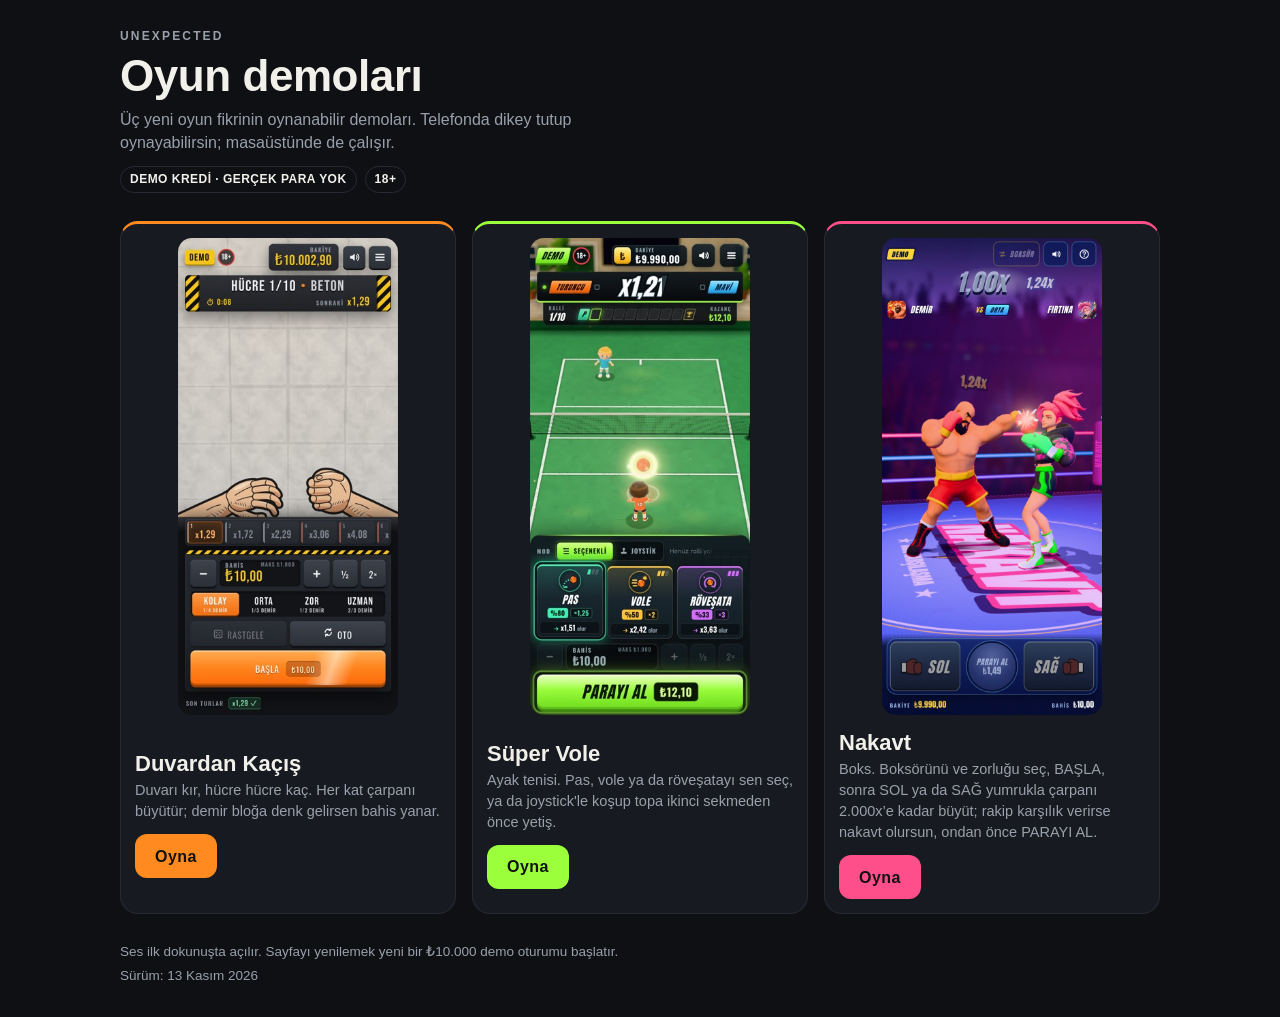
<file: index.html>
<!doctype html>
<html lang="tr">
  <head>
    <meta name="robots" content="noindex, nofollow" />
    <meta charset="utf-8" />
    <meta name="viewport" content="width=device-width, initial-scale=1, viewport-fit=cover" />
    <meta name="theme-color" content="#0e1014" />
    <link rel="icon" href="data:," />
    <title>Unexpected · Oyun demoları</title>
    <style>
      :root {
        --bg: #0e1014;
        --card: #171a21;
        --line: #262a33;
        --fg: #f2f0ea;
        --muted: #9aa0ab;
        color-scheme: dark;
      }
      * { box-sizing: border-box; }
      html, body { margin: 0; background: var(--bg); color: var(--fg); }
      body {
        font: 16px/1.45 -apple-system, BlinkMacSystemFont, 'Segoe UI', Roboto, 'Helvetica Neue', Arial, sans-serif;
        padding: max(28px, env(safe-area-inset-top)) max(16px, env(safe-area-inset-right)) max(32px, env(safe-area-inset-bottom)) max(16px, env(safe-area-inset-left));
      }
      main { max-width: 1040px; margin: 0 auto; display: grid; gap: 28px; }
      header { display: grid; gap: 8px; }
      .eyebrow { font-size: 12px; font-weight: 700; letter-spacing: 0.18em; color: var(--muted); }
      h1 { margin: 0; font-size: clamp(30px, 7vw, 44px); line-height: 1.05; letter-spacing: -0.01em; text-wrap: balance; }
      .lead { margin: 0; color: var(--muted); max-width: 60ch; }
      .badges { display: flex; flex-wrap: wrap; gap: 8px; margin-top: 4px; }
      .badge { font-size: 12px; font-weight: 700; letter-spacing: 0.04em; padding: 4px 9px; border-radius: 999px; border: 1px solid var(--line); color: var(--fg); }
      .games { list-style: none; margin: 0; padding: 0; display: grid; gap: 16px; grid-template-columns: repeat(auto-fit, minmax(290px, 1fr)); }
      .game {
        --c: #fff;
        display: grid; grid-template-columns: 112px minmax(0, 1fr); gap: 16px; align-items: center;
        padding: 14px; border-radius: 18px; background: var(--card); border: 1px solid var(--line);
        border-top: 3px solid var(--c);
      }
      .game img { width: 112px; height: auto; aspect-ratio: 323 / 700; border-radius: 14px; display: block; background: #000; }
      .game h2 { margin: 0 0 4px; font-size: 22px; line-height: 1.1; }
      .game p { margin: 0 0 12px; color: var(--muted); font-size: 14.5px; }
      .play {
        display: inline-flex; align-items: center; justify-content: center; gap: 8px; min-height: 44px; padding: 0 20px;
        border-radius: 12px; background: var(--c); color: #111; font-weight: 800; letter-spacing: 0.03em; text-decoration: none;
      }
      .play:focus-visible { outline: 3px solid var(--fg); outline-offset: 3px; }
      .game.is-dk { --c: #ff8a1f; }
      .game.is-sv { --c: #9bff3c; }
      .game.is-nk { --c: #ff4f8b; }
      @media (min-width: 900px) {
        .games { grid-template-columns: repeat(3, minmax(0, 1fr)); }
        .game { grid-template-columns: 1fr; align-items: start; }
        .game img { width: 100%; max-width: 220px; margin: 0 auto; }
      }
      footer { color: var(--muted); font-size: 13.5px; display: grid; gap: 4px; }
    </style>
  </head>
  <body>
    <main>
      <header>
        <span class="eyebrow">UNEXPECTED</span>
        <h1>Oyun demoları</h1>
        <p class="lead">Üç yeni oyun fikrinin oynanabilir demoları. Telefonda dikey tutup oynayabilirsin; masaüstünde de çalışır.</p>
        <div class="badges"><span class="badge">DEMO KREDİ · GERÇEK PARA YOK</span><span class="badge">18+</span></div>
      </header>

      <ul class="games">
        <li class="game is-dk">
          <img src="img/duvardan-kacis.jpg" alt="Duvardan Kaçış oyun ekranı" width="323" height="700" />
          <div>
            <h2>Duvardan Kaçış</h2>
            <p>Duvarı kır, hücre hücre kaç. Her kat çarpanı büyütür; demir bloğa denk gelirsen bahis yanar.</p>
            <a class="play" href="duvardan-kacis.html">Oyna</a>
          </div>
        </li>
        <li class="game is-sv">
          <img src="img/super-vole.jpg" alt="Süper Vole oyun ekranı" width="323" height="700" />
          <div>
            <h2>Süper Vole</h2>
            <p>Ayak tenisi. Pas, vole ya da röveşatayı sen seç, ya da joystick'le koşup topa ikinci sekmeden önce yetiş.</p>
            <a class="play" href="super-vole.html">Oyna</a>
          </div>
        </li>
        <li class="game is-nk">
          <img src="img/nakavt.jpg" alt="Nakavt oyun ekranı" width="323" height="700" />
          <div>
            <h2>Nakavt</h2>
            <p>Boks. Boksörünü ve zorluğu seç, BAŞLA, sonra SOL ya da SAĞ yumrukla çarpanı 2.000x’e kadar büyüt; rakip karşılık verirse nakavt olursun, ondan önce PARAYI AL.</p>
            <a class="play" href="nakavt/">Oyna</a>
          </div>
        </li>
      </ul>

      <footer>
        <span>Ses ilk dokunuşta açılır. Sayfayı yenilemek yeni bir ₺10.000 demo oturumu başlatır.</span>
        <span>Sürüm: 13 Kasım 2026</span>
      </footer>
    </main>
  </body>
</html>
</file>
